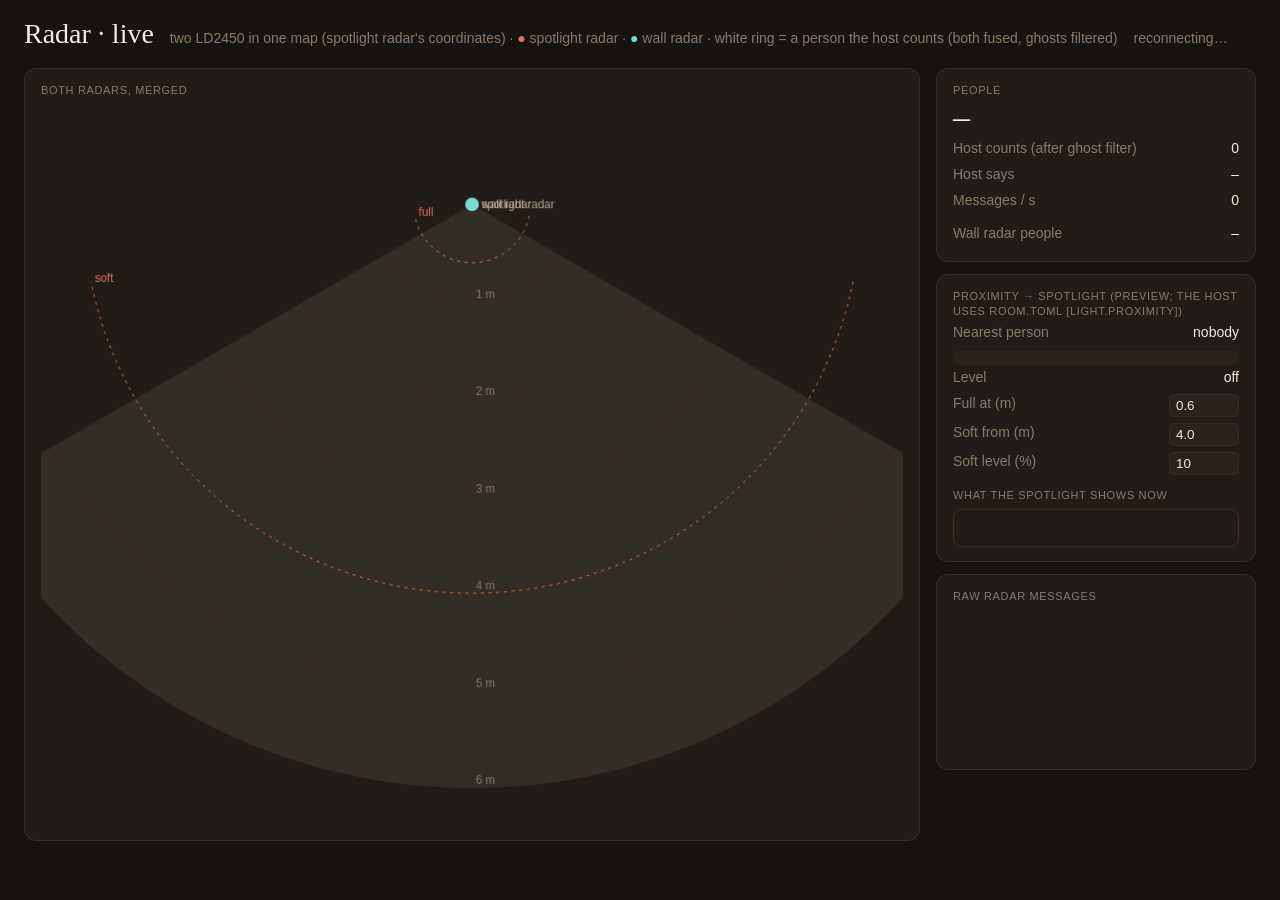
<file: host/web/radar.html>
<!doctype html>
<html lang="en">
<head>
<meta charset="utf-8">
<meta name="viewport" content="width=device-width, initial-scale=1">
<title>Radar · live</title>
<style>
  :root { --bg:#171310; --surface:#211C17; --border:#3A2C24; --t1:#F2EAE3; --t2:#B8A99C; --t3:#8A7A6C;
          --sand:#E37156; --peach:#F2AD9D; --teal:#76DBD8; --red:#D0273F; }
  :root { color-scheme: dark; }
  * { box-sizing: border-box; }
  body { margin:0; background:var(--bg); color:var(--t1); font:14px/1.4 "PP Neue Montreal", "Helvetica Neue", Arial, sans-serif; }
  header { display:flex; align-items:baseline; gap:16px; padding:18px 24px 6px; flex-wrap:wrap; }
  h1 { font:500 28px "PP Pangaia", Georgia, serif; margin:0; }
  .muted { color:var(--t3); }
  main { display:grid; grid-template-columns: minmax(0,1fr) 320px; gap:16px; padding:12px 24px 24px; }
  @media (max-width: 860px) { main { grid-template-columns: 1fr; } }
  .tile { background:var(--surface); border:1px solid var(--border); border-radius:12px; padding:14px 16px; }
  canvas { width:100%; height:auto; display:block; }
  .lab { font-size:11px; letter-spacing:.06em; text-transform:uppercase; color:var(--t3); }
  .big { font:500 34px "PP Pangaia", Georgia, serif; }
  .row { display:flex; justify-content:space-between; gap:8px; padding:3px 0; }
  .bar { height:14px; border-radius:7px; background:#2A231D; overflow:hidden; margin-top:6px; }
  .bar > div { height:100%; width:0; background:var(--sand); transition:width .15s; }
  .dot { display:inline-block; width:9px; height:9px; border-radius:50%; margin-right:6px; }
  #log { font:12px ui-monospace, Consolas, monospace; color:var(--t2); white-space:pre; height:150px; overflow:hidden; }
  .side { display:flex; flex-direction:column; gap:12px; }
  input[type=number] { width:70px; background:#2A231D; color:var(--t1); border:1px solid var(--border); border-radius:6px; padding:3px 6px; }
  #swatch { width:100%; height:38px; border-radius:8px; margin-top:6px; border:1px solid var(--border); }
  body.embed header { display:none; }
  body.embed main { padding:0; }
</style>
</head>
<body>
<header>
  <h1>Radar · live</h1>
  <span class="muted">two LD2450 in one map (spotlight radar's coordinates) · <b style="color:#E37156">●</b> spotlight radar · <b style="color:#76DBD8">●</b> wall radar · white ring = a person the host counts (both fused, ghosts filtered)</span>
  <span id="conn" class="muted">connecting…</span>
</header>
<main>
  <div class="side">
    <div class="tile"><div class="lab">Both radars, merged <span id="wallc" class="muted"></span></div><canvas id="cv" width="900" height="760"></canvas></div>
  </div>
  <div class="side">
    <div class="tile">
      <div class="lab">People</div>
      <div class="big" id="count">–</div>
      <div class="row"><span class="muted">Host counts (after ghost filter)</span><span id="hostc">–</span></div>
      <div class="row"><span class="muted">Host says</span><span id="present">–</span></div>
      <div class="row"><span class="muted">Messages / s</span><span id="rate">0</span></div>
      <div id="targets"></div>
      <div class="row" style="margin-top:8px"><span class="muted">Wall radar people</span><span id="countw">–</span></div>
      <div id="targetsw"></div>
    </div>
    <div class="tile">
      <div class="lab">Proximity → spotlight (preview; the host uses room.toml [light.proximity])</div>
      <div class="row"><span class="muted">Nearest person</span><span id="near">–</span></div>
      <div class="bar"><div id="lvl"></div></div>
      <div class="row"><span class="muted">Level</span><span id="lvltxt">–</span></div>
      <div class="row"><span class="muted">Full at (m)</span><input id="nearM" type="number" step="0.1" value="0.6"></div>
      <div class="row"><span class="muted">Soft from (m)</span><input id="farM" type="number" step="0.1" value="4.0"></div>
      <div class="row"><span class="muted">Soft level (%)</span><input id="softP" type="number" step="1" value="10"></div>
      <div class="lab" style="margin-top:10px">What the spotlight shows now</div>
      <div id="swatch"></div>
    </div>
    <div class="tile"><div class="lab">Raw radar messages</div><div id="log"></div></div>
  </div>
</main>
<script>
if (new URLSearchParams(location.search).has("embed")) document.body.classList.add("embed");
const COL = {presence: "#E37156", presence_wall: "#76DBD8"};     // spotlight = Mars orange, wall = Kolibri blue
const RANGE = 6000, FOV = 60 * Math.PI / 180;           // LD2450: ~6 m, ±60°
const cv = document.getElementById("cv");
let wallCal = [0, 0, 0];                                // wall radar → spotlight coordinates (host: [presence] wall_offset_mm, wall_rot_deg)
const SRC = {                                           // one entry per radar: raw targets, trails, count
  presence:      {T: {1:{}, 2:{}, 3:{}}, trails: {1:[], 2:[], 3:[]}, count: null},
  presence_wall: {T: {1:{}, 2:{}, 3:{}}, trails: {1:[], 2:[], 3:[]}, count: null},
};
let count = null, present = null, msgs = 0, logLines = [], topSpot = null, hostPeople = [];

const $ = id => document.getElementById(id);
const fmt = mm => (mm / 1000).toFixed(2) + " m";

function connect() {
  const ws = new WebSocket((location.protocol === "https:" ? "wss://" : "ws://") + location.host + "/ws");
  ws.onopen = () => $("conn").textContent = "● live";
  ws.onclose = () => { $("conn").textContent = "reconnecting…"; setTimeout(connect, 1500); };
  ws.onmessage = e => {
    const m = JSON.parse(e.data), t = m.topic, p = m.payload;
    const ms = t.match(/^in\/(presence|presence_wall)\/(.+)$/);
    if (ms) {
      const src = SRC[ms[1]], rest = ms[2];
      msgs++;
      logLines.push(new Date().toLocaleTimeString() + "  " + (ms[1] === "presence" ? "top " : "wall ") + rest + "  " + JSON.stringify(p));
      logLines = logLines.slice(-9);
      const mt = rest.match(/^target\/(\d)\/([xy])$/);
      if (mt) { const n = +mt[1]; src.T[n][mt[2]] = +p; src.T[n].t = performance.now(); }
      else if (rest === "count") { src.count = +p; if (ms[1] === "presence") count = +p; }
    } else if (t === "state" && p && p.presence) {
      present = p.presence.present; hostPeople = p.presence.people || [];
      if (p.presence.wall_cal) wallCal = p.presence.wall_cal;
      if (p.spots && !topSpot) topSpot = p.spots.find(s => s.top_spotlight) || null;
    } else if (t === "light" && p && p.px) {
      showSwatch(p.px);
    }
  };
}

function showSwatch(hex) {
  // the TOP spotlight is the last spot in the virtual strip: average its last 77 LEDs (or what is there)
  const n = hex.length / 6, k = Math.min(77, n), rgb = [0, 0, 0];
  for (let i = n - k; i < n; i++) for (let c = 0; c < 3; c++) rgb[c] += parseInt(hex.substr(i * 6 + c * 2, 2), 16);
  $("swatch").style.background = `rgb(${rgb.map(v => Math.round(v / k)).join(",")})`;
}

function people(src) {
  const now = performance.now(), out = [];
  for (const n of [1, 2, 3]) {
    const p = src.T[n];
    if (!(p.t && now - p.t < 1500 && (p.x || p.y))) continue;
    let x = p.x || 0, y = p.y || 0;
    if (src === SRC.presence_wall) { const a = wallCal[2] * Math.PI / 180;
      [x, y] = [x * Math.cos(a) - y * Math.sin(a) + wallCal[0], x * Math.sin(a) + y * Math.cos(a) + wallCal[1]]; }
    out.push({n, x, y, d: Math.hypot(p.x || 0, p.y || 0)});
  }
  return out;
}

function level(dmm) {
  const near = +$("nearM").value * 1000, far = +$("farM").value * 1000, soft = +$("softP").value / 100;
  if (dmm == null) return 0;
  if (dmm >= far) return soft;
  if (dmm <= near) return 1;
  const x = (far - dmm) / (far - near);                 // 0 at far … 1 at near
  return soft + (1 - soft) * x * x;                     // eased: softly at the door, rising as you come close
}

function fov(cx, ox, oy, s, deg, col) {
  const a = deg * Math.PI / 180;
  cx.fillStyle = col; cx.beginPath(); cx.moveTo(ox, oy);
  cx.arc(ox, oy, RANGE * s, Math.PI / 2 - FOV - a, Math.PI / 2 + FOV - a); cx.closePath(); cx.fill();
}

function drawMerged() {
  const cx = cv.getContext("2d");
  const W = cv.width, H = cv.height, s = (H - 80) / (RANGE + 700), ox = W / 2, oy = 40 + 700 * s;   // room for the wall radar behind
  const wx = ox + wallCal[0] * s, wy = oy + wallCal[1] * s;
  cx.clearRect(0, 0, W, H);
  fov(cx, ox, oy, s, 0, "rgba(227,113,86,0.07)");
  fov(cx, wx, wy, s, wallCal[2], "rgba(118,219,216,0.06)");
  cx.strokeStyle = "#3A2C24"; cx.fillStyle = "#8A7A6C"; cx.font = "12px Arial"; cx.lineWidth = 1;
  for (let r = 1; r <= 6; r++) {
    cx.beginPath(); cx.arc(ox, oy, r * 1000 * s, Math.PI / 2 - FOV, Math.PI / 2 + FOV); cx.stroke();
    cx.fillText(r + " m", ox + 4, oy + r * 1000 * s - 4);
  }
  for (const [x, y, c, lab] of [[ox, oy, COL.presence, "spotlight radar"], [wx, wy, COL.presence_wall, "wall radar"]]) {
    cx.fillStyle = c; cx.beginPath(); cx.arc(x, y, 7, 0, 7); cx.fill();
    cx.fillStyle = "#B8A99C"; cx.fillText(lab, x + 10, y + 4);
  }
  for (const [m, lab] of [[+$("nearM").value, "full"], [+$("farM").value, "soft"]]) {   // proximity rings (spotlight)
    cx.setLineDash([3, 5]); cx.strokeStyle = "#E37156"; cx.beginPath(); cx.arc(ox, oy, m * 1000 * s, 0.2, Math.PI - 0.2); cx.stroke(); cx.setLineDash([]);
    cx.fillStyle = "#E37156"; cx.fillText(lab, ox - m * 1000 * s * 0.98 + 4, oy + m * 1000 * s * 0.2);
  }
  const out = {};
  for (const key of ["presence", "presence_wall"]) {
    const src = SRC[key], ps = people(src), col = COL[key];
    for (const p of ps) { const tr = src.trails[p.n]; tr.push([p.x, p.y]); if (tr.length > 60) tr.shift(); }
    for (const n of [1, 2, 3]) {
      const tr = src.trails[n];
      if (!ps.find(p => p.n === n)) { if (tr.length) tr.shift(); }
      cx.strokeStyle = col; cx.globalAlpha = 0.35; cx.beginPath();
      tr.forEach(([x, y], i) => { const X = ox + x * s, Y = oy + y * s; i ? cx.lineTo(X, Y) : cx.moveTo(X, Y); });
      cx.stroke(); cx.globalAlpha = 1;
    }
    for (const p of ps) {
      const X = ox + p.x * s, Y = oy + p.y * s;
      cx.fillStyle = col; cx.beginPath(); cx.arc(X, Y, 10, 0, 7); cx.fill();
      cx.fillStyle = "#171310"; cx.font = "bold 11px Arial"; cx.fillText(p.n, X - 3, Y + 4);
    }
    out[key] = ps;
  }
  for (const h of hostPeople) {                         // what the engine uses: fused + filtered
    const X = ox + h.x * s, Y = oy + h.y * s;
    cx.strokeStyle = "#F2EAE3"; cx.lineWidth = 2.5; cx.beginPath(); cx.arc(X, Y, 18, 0, 7); cx.stroke(); cx.lineWidth = 1;
    cx.fillStyle = "#F2EAE3"; cx.font = "12px Arial"; cx.fillText(fmt(h.d), X + 22, Y + 4);
  }
  return out;
}

const rowsOf = (ps, col) => ps.map(p =>
  `<div class="row"><span><span class="dot" style="background:${col}"></span>Target ${p.n}</span>` +
  `<span>x ${fmt(p.x)} · y ${fmt(p.y)} · <b>${fmt(p.d)}</b></span></div>`).join("");

function draw() {
  const all = drawMerged(), ps = all.presence, pw = all.presence_wall;
  $("countw").textContent = SRC.presence_wall.count == null ? "–" : SRC.presence_wall.count;
  $("wallc").textContent = pw.length ? `· ${pw.length} live` : "";
  $("targetsw").innerHTML = rowsOf(pw, COL.presence_wall);
  // side panel
  $("count").textContent = count == null ? "–" : count;
  $("hostc").textContent = hostPeople.length;
  $("present").textContent = present == null ? "–" : (present ? "someone is here" : "nobody here");
  $("targets").innerHTML = rowsOf(ps, COL.presence);
  const near = hostPeople.length ? Math.min(...hostPeople.map(p => p.d)) : null;   // the engine's input
  const lv = level(near);
  $("near").textContent = near == null ? "nobody" : fmt(near);
  $("lvl").style.width = (lv * 100).toFixed(0) + "%";
  $("lvltxt").textContent = near == null ? "off" : (lv * 100).toFixed(0) + " %";
  $("log").textContent = logLines.join("\n");
  requestAnimationFrame(draw);
}
setInterval(() => { $("rate").textContent = msgs; msgs = 0; }, 1000);
connect(); draw();
</script>
</body>
</html>
</file>
